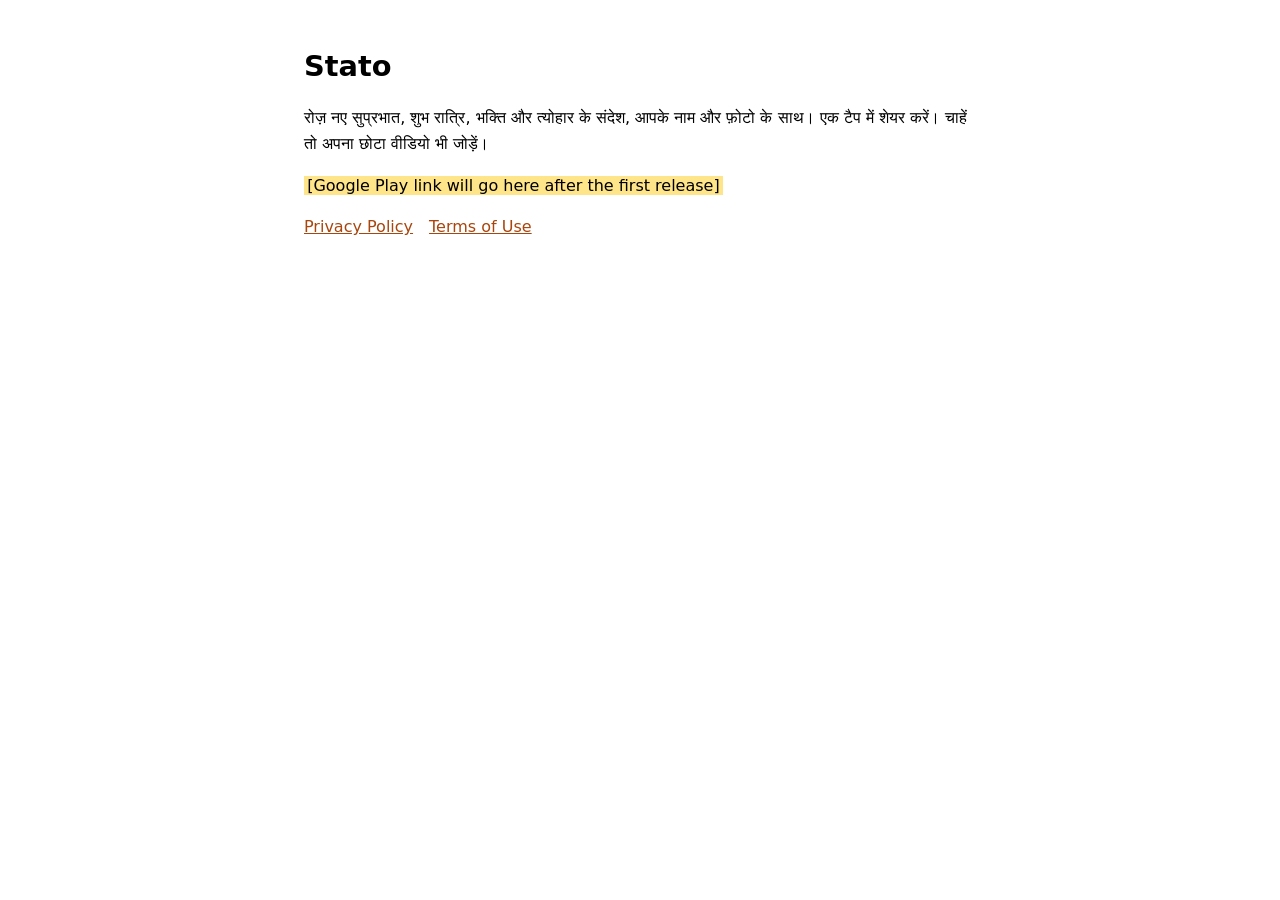
<file: index.html>
<!doctype html>
<html lang="hi">
<head>
<meta charset="utf-8">
<meta name="viewport" content="width=device-width, initial-scale=1">
<title>Stato: अपने नाम और फ़ोटो के साथ रोज़ का संदेश</title>
<link rel="stylesheet" href="style.css">
</head>
<body>
<h1>Stato</h1>
<p>रोज़ नए सुप्रभात, शुभ रात्रि, भक्ति और त्योहार के संदेश, आपके नाम और फ़ोटो के साथ। एक टैप में शेयर करें। चाहें तो अपना छोटा वीडियो भी जोड़ें।</p>
<p><mark>[Google Play link will go here after the first release]</mark></p>
<nav><a href="privacy.html">Privacy Policy</a><a href="terms.html">Terms of Use</a></nav>
</body>
</html>
</file>
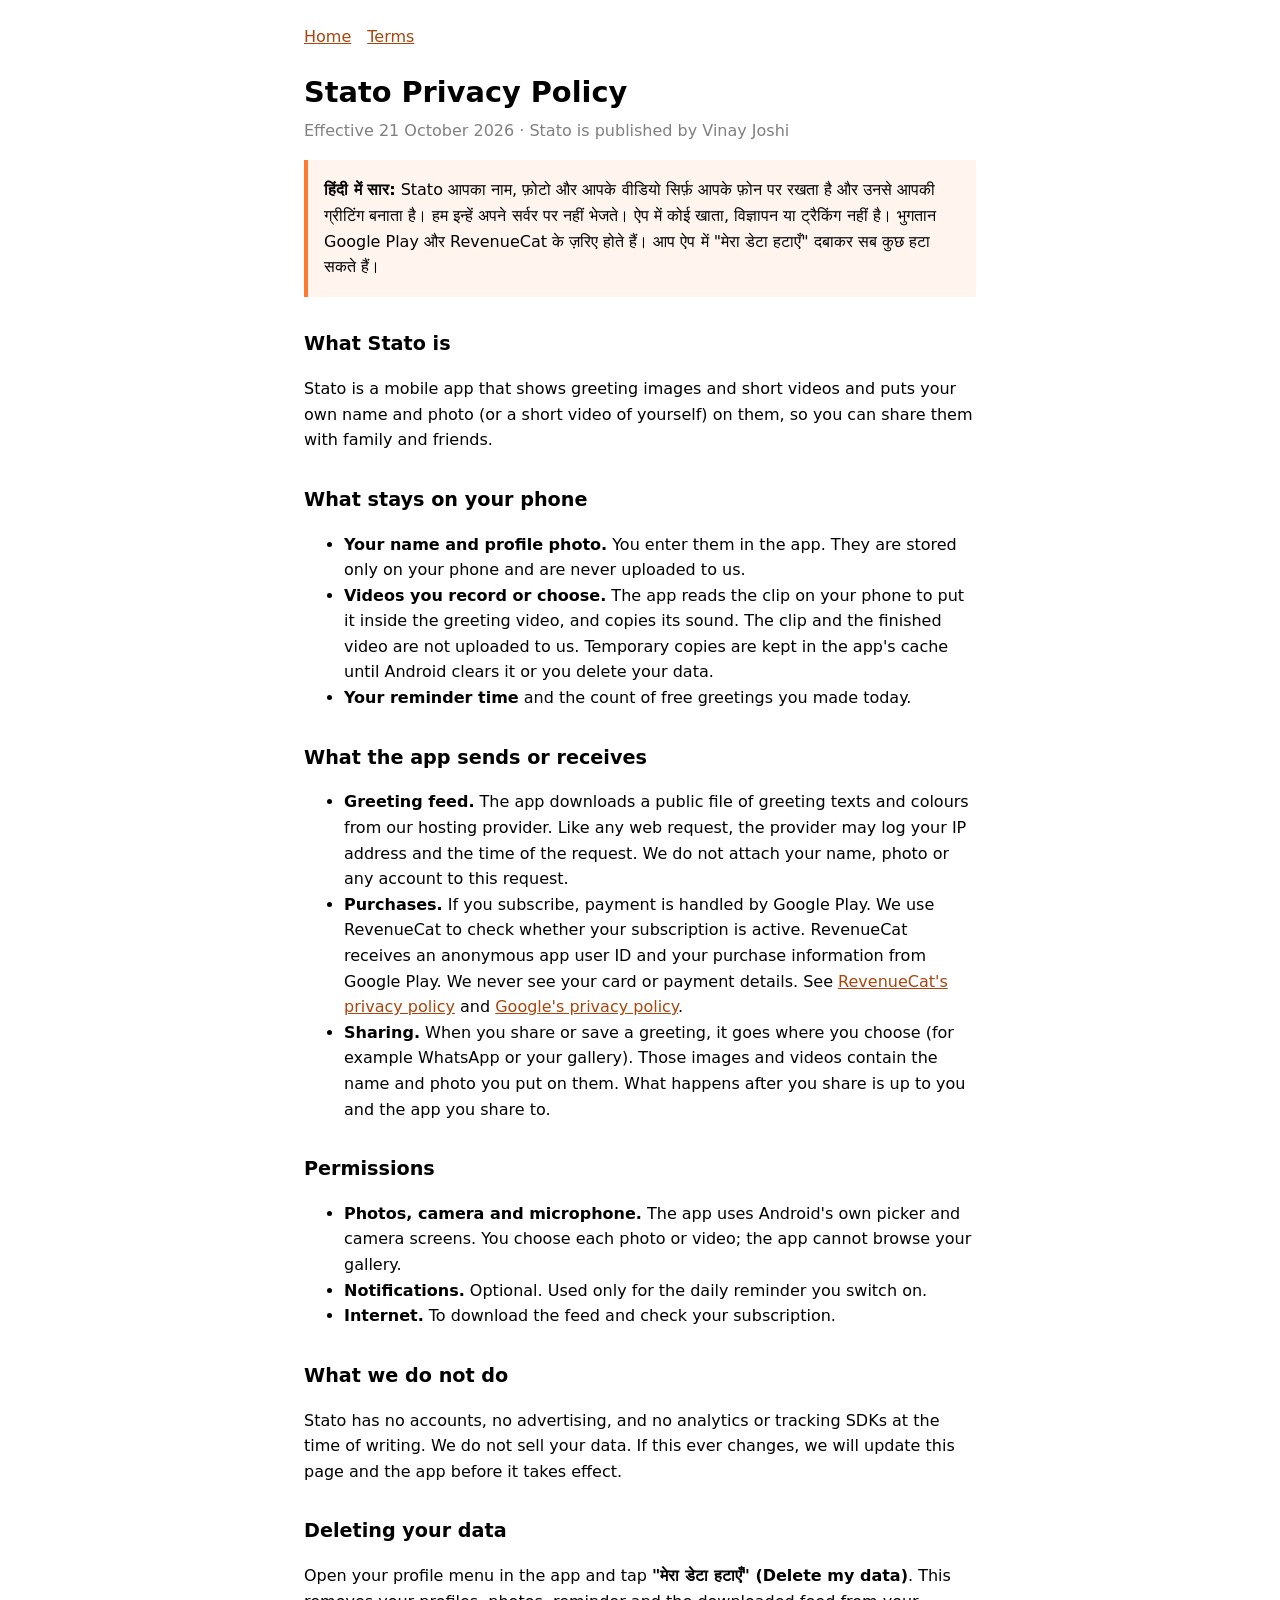
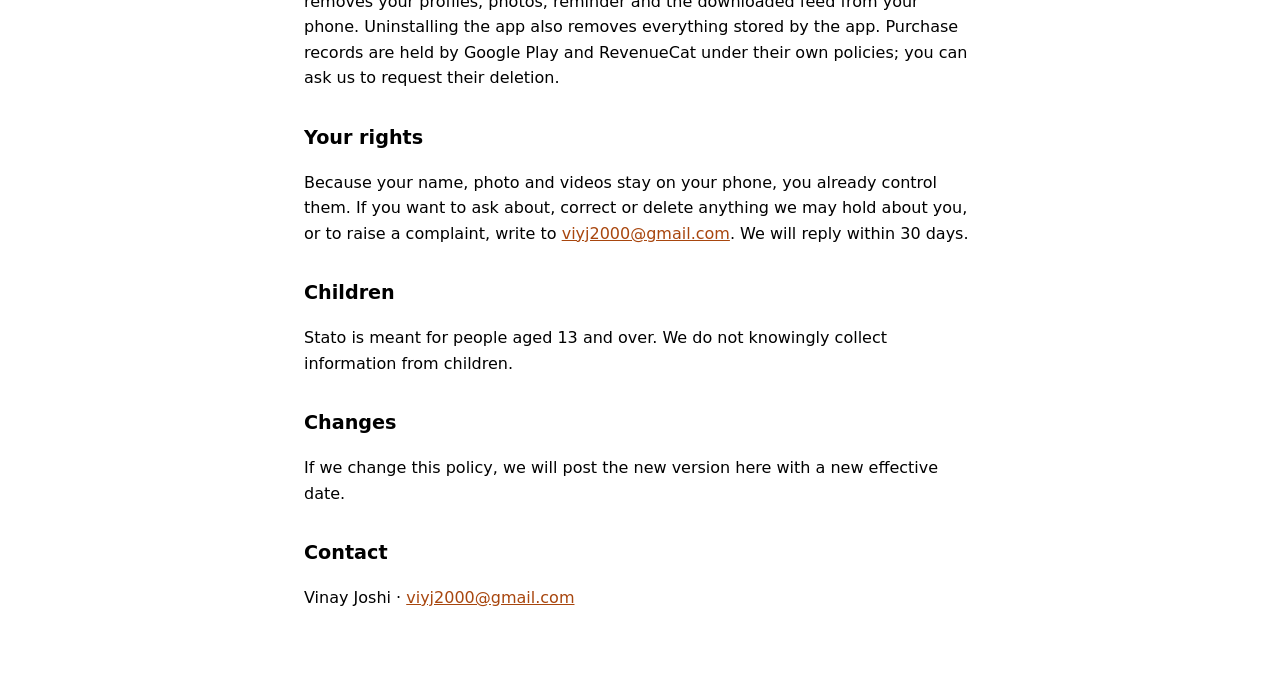
<file: privacy.html>
<!doctype html>
<html lang="en">
<head>
<meta charset="utf-8">
<meta name="viewport" content="width=device-width, initial-scale=1">
<title>Stato: Privacy Policy</title>
<link rel="stylesheet" href="style.css">
</head>
<body>
<nav><a href="./">Home</a><a href="terms.html">Terms</a></nav>
<h1>Stato Privacy Policy</h1>
<p class="meta">Effective 21 October 2026 · Stato is published by Vinay Joshi</p>

<div class="hi" lang="hi">
<p><strong>हिंदी में सार:</strong> Stato आपका नाम, फ़ोटो और आपके वीडियो सिर्फ़ आपके फ़ोन पर रखता है और उनसे आपकी ग्रीटिंग बनाता है। हम इन्हें अपने सर्वर पर नहीं भेजते। ऐप में कोई खाता, विज्ञापन या ट्रैकिंग नहीं है। भुगतान Google Play और RevenueCat के ज़रिए होते हैं। आप ऐप में "मेरा डेटा हटाएँ" दबाकर सब कुछ हटा सकते हैं।</p>
</div>

<h2>What Stato is</h2>
<p>Stato is a mobile app that shows greeting images and short videos and puts your own name and photo (or a short video of yourself) on them, so you can share them with family and friends.</p>

<h2>What stays on your phone</h2>
<ul>
<li><strong>Your name and profile photo.</strong> You enter them in the app. They are stored only on your phone and are never uploaded to us.</li>
<li><strong>Videos you record or choose.</strong> The app reads the clip on your phone to put it inside the greeting video, and copies its sound. The clip and the finished video are not uploaded to us. Temporary copies are kept in the app's cache until Android clears it or you delete your data.</li>
<li><strong>Your reminder time</strong> and the count of free greetings you made today.</li>
</ul>

<h2>What the app sends or receives</h2>
<ul>
<li><strong>Greeting feed.</strong> The app downloads a public file of greeting texts and colours from our hosting provider. Like any web request, the provider may log your IP address and the time of the request. We do not attach your name, photo or any account to this request.</li>
<li><strong>Purchases.</strong> If you subscribe, payment is handled by Google Play. We use RevenueCat to check whether your subscription is active. RevenueCat receives an anonymous app user ID and your purchase information from Google Play. We never see your card or payment details. See <a href="https://www.revenuecat.com/privacy">RevenueCat's privacy policy</a> and <a href="https://policies.google.com/privacy">Google's privacy policy</a>.</li>
<li><strong>Sharing.</strong> When you share or save a greeting, it goes where you choose (for example WhatsApp or your gallery). Those images and videos contain the name and photo you put on them. What happens after you share is up to you and the app you share to.</li>
</ul>

<h2>Permissions</h2>
<ul>
<li><strong>Photos, camera and microphone.</strong> The app uses Android's own picker and camera screens. You choose each photo or video; the app cannot browse your gallery.</li>
<li><strong>Notifications.</strong> Optional. Used only for the daily reminder you switch on.</li>
<li><strong>Internet.</strong> To download the feed and check your subscription.</li>
</ul>

<h2>What we do not do</h2>
<p>Stato has no accounts, no advertising, and no analytics or tracking SDKs at the time of writing. We do not sell your data. If this ever changes, we will update this page and the app before it takes effect.</p>

<h2>Deleting your data</h2>
<p>Open your profile menu in the app and tap <strong>"मेरा डेटा हटाएँ" (Delete my data)</strong>. This removes your profiles, photos, reminder and the downloaded feed from your phone. Uninstalling the app also removes everything stored by the app. Purchase records are held by Google Play and RevenueCat under their own policies; you can ask us to request their deletion.</p>

<h2>Your rights</h2>
<p>Because your name, photo and videos stay on your phone, you already control them. If you want to ask about, correct or delete anything we may hold about you, or to raise a complaint, write to <a href="mailto:viyj2000@gmail.com">viyj2000@gmail.com</a>. We will reply within 30 days.</p>

<h2>Children</h2>
<p>Stato is meant for people aged 13 and over. We do not knowingly collect information from children.</p>

<h2>Changes</h2>
<p>If we change this policy, we will post the new version here with a new effective date.</p>

<h2>Contact</h2>
<p>Vinay Joshi · <a href="mailto:viyj2000@gmail.com">viyj2000@gmail.com</a></p>
</body>
</html>
</file>
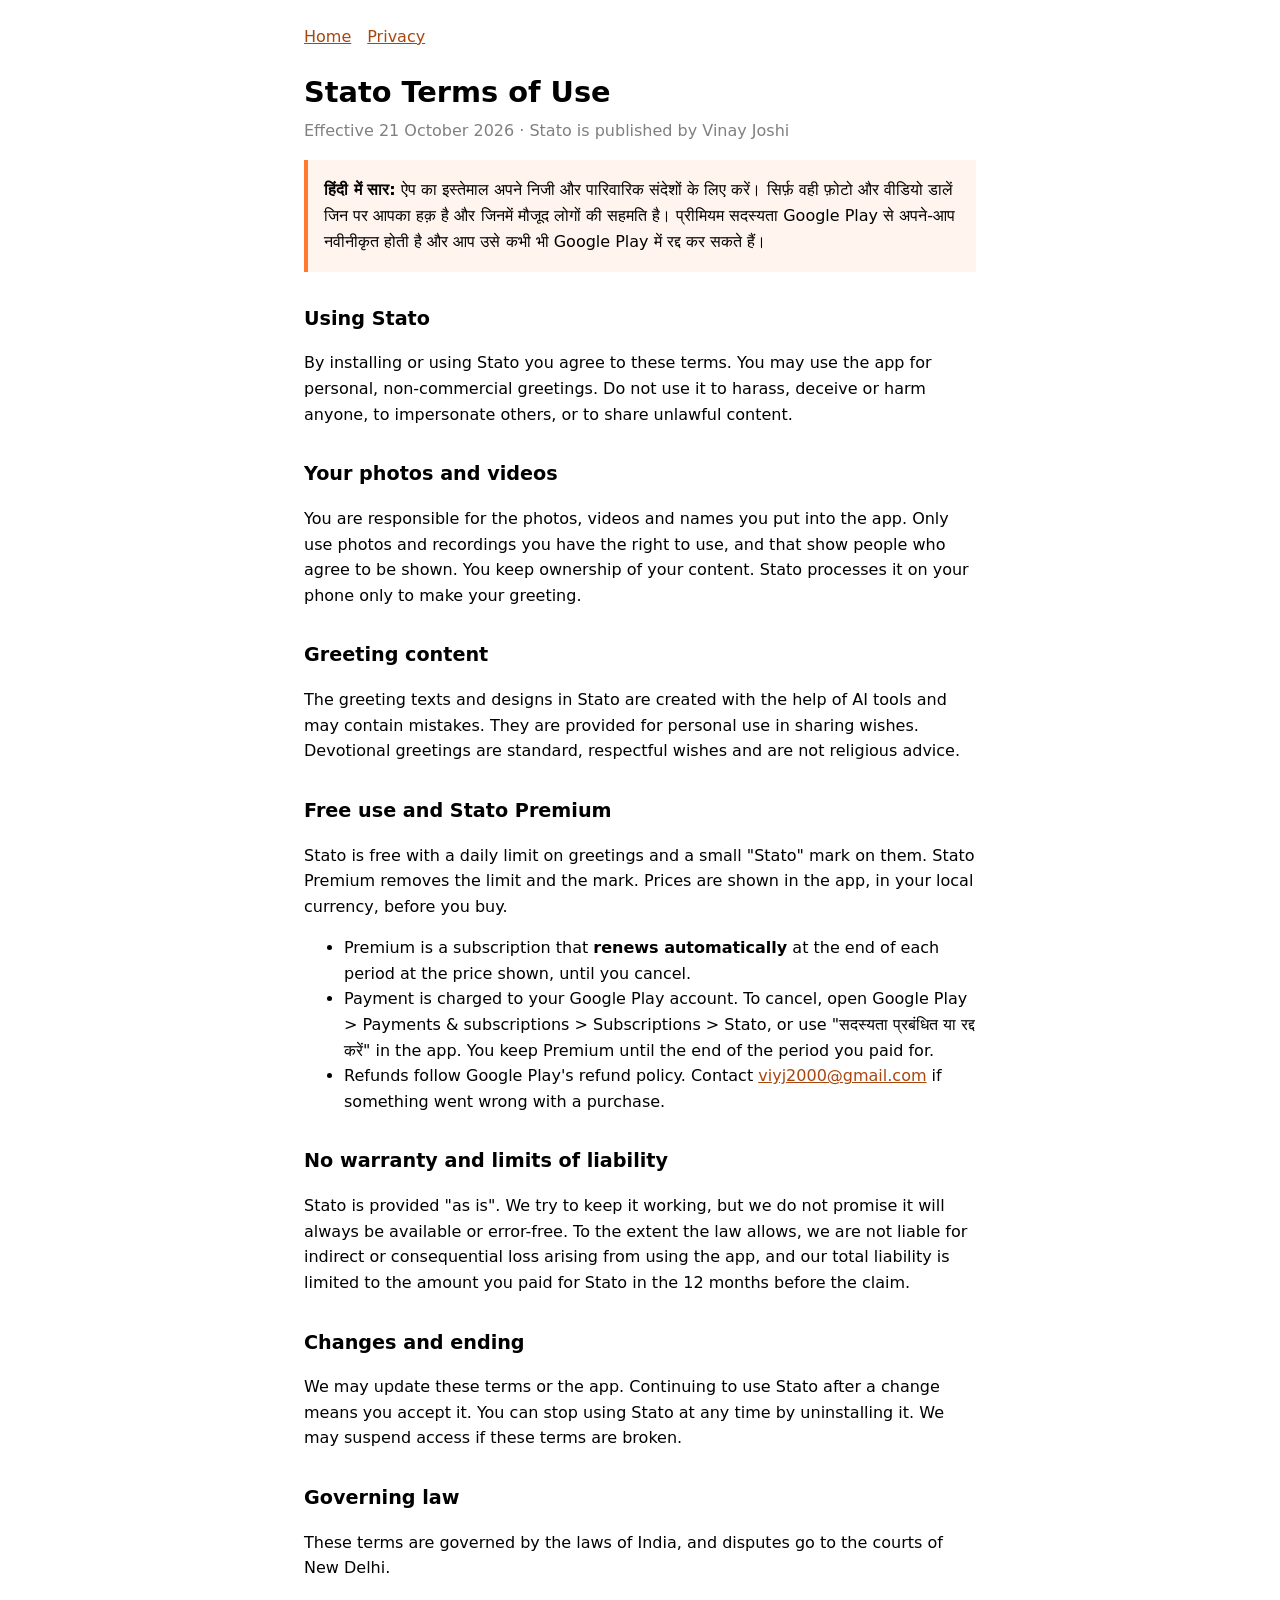
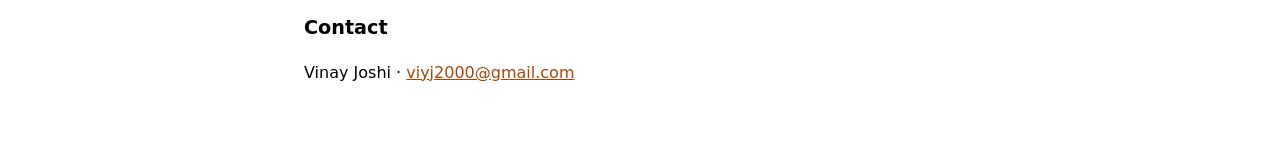
<file: terms.html>
<!doctype html>
<html lang="en">
<head>
<meta charset="utf-8">
<meta name="viewport" content="width=device-width, initial-scale=1">
<title>Stato: Terms of Use</title>
<link rel="stylesheet" href="style.css">
</head>
<body>
<nav><a href="./">Home</a><a href="privacy.html">Privacy</a></nav>
<h1>Stato Terms of Use</h1>
<p class="meta">Effective 21 October 2026 · Stato is published by Vinay Joshi</p>

<div class="hi" lang="hi">
<p><strong>हिंदी में सार:</strong> ऐप का इस्तेमाल अपने निजी और पारिवारिक संदेशों के लिए करें। सिर्फ़ वही फ़ोटो और वीडियो डालें जिन पर आपका हक़ है और जिनमें मौजूद लोगों की सहमति है। प्रीमियम सदस्यता Google Play से अपने-आप नवीनीकृत होती है और आप उसे कभी भी Google Play में रद्द कर सकते हैं।</p>
</div>

<h2>Using Stato</h2>
<p>By installing or using Stato you agree to these terms. You may use the app for personal, non-commercial greetings. Do not use it to harass, deceive or harm anyone, to impersonate others, or to share unlawful content.</p>

<h2>Your photos and videos</h2>
<p>You are responsible for the photos, videos and names you put into the app. Only use photos and recordings you have the right to use, and that show people who agree to be shown. You keep ownership of your content. Stato processes it on your phone only to make your greeting.</p>

<h2>Greeting content</h2>
<p>The greeting texts and designs in Stato are created with the help of AI tools and may contain mistakes. They are provided for personal use in sharing wishes. Devotional greetings are standard, respectful wishes and are not religious advice.</p>

<h2>Free use and Stato Premium</h2>
<p>Stato is free with a daily limit on greetings and a small "Stato" mark on them. Stato Premium removes the limit and the mark. Prices are shown in the app, in your local currency, before you buy.</p>
<ul>
<li>Premium is a subscription that <strong>renews automatically</strong> at the end of each period at the price shown, until you cancel.</li>
<li>Payment is charged to your Google Play account. To cancel, open Google Play &gt; Payments &amp; subscriptions &gt; Subscriptions &gt; Stato, or use "सदस्यता प्रबंधित या रद्द करें" in the app. You keep Premium until the end of the period you paid for.</li>
<li>Refunds follow Google Play's refund policy. Contact <a href="mailto:viyj2000@gmail.com">viyj2000@gmail.com</a> if something went wrong with a purchase.</li>
</ul>

<h2>No warranty and limits of liability</h2>
<p>Stato is provided "as is". We try to keep it working, but we do not promise it will always be available or error-free. To the extent the law allows, we are not liable for indirect or consequential loss arising from using the app, and our total liability is limited to the amount you paid for Stato in the 12 months before the claim.</p>

<h2>Changes and ending</h2>
<p>We may update these terms or the app. Continuing to use Stato after a change means you accept it. You can stop using Stato at any time by uninstalling it. We may suspend access if these terms are broken.</p>

<h2>Governing law</h2>
<p>These terms are governed by the laws of India, and disputes go to the courts of New Delhi.</p>

<h2>Contact</h2>
<p>Vinay Joshi · <a href="mailto:viyj2000@gmail.com">viyj2000@gmail.com</a></p>
</body>
</html>
</file>
<file: style.css>
:root { color-scheme: light dark; }
body { font: 16px/1.6 system-ui, -apple-system, "Segoe UI", "Noto Sans", "Noto Sans Devanagari", sans-serif; max-width: 42rem; margin: 0 auto; padding: 1.5rem 1rem 4rem; }
h1 { font-size: 1.8rem; margin-bottom: .2rem; }
h2 { font-size: 1.2rem; margin-top: 2rem; }
.meta { color: gray; margin-top: 0; }
.hi { border-left: 4px solid #ff7a2f; padding: .1rem 1rem; background: rgba(255, 122, 47, .08); }
mark { background: #ffe58a; color: #000; padding: 0 .2em; }
a { color: #a8460e; }
nav a { margin-right: 1rem; }
</file>
